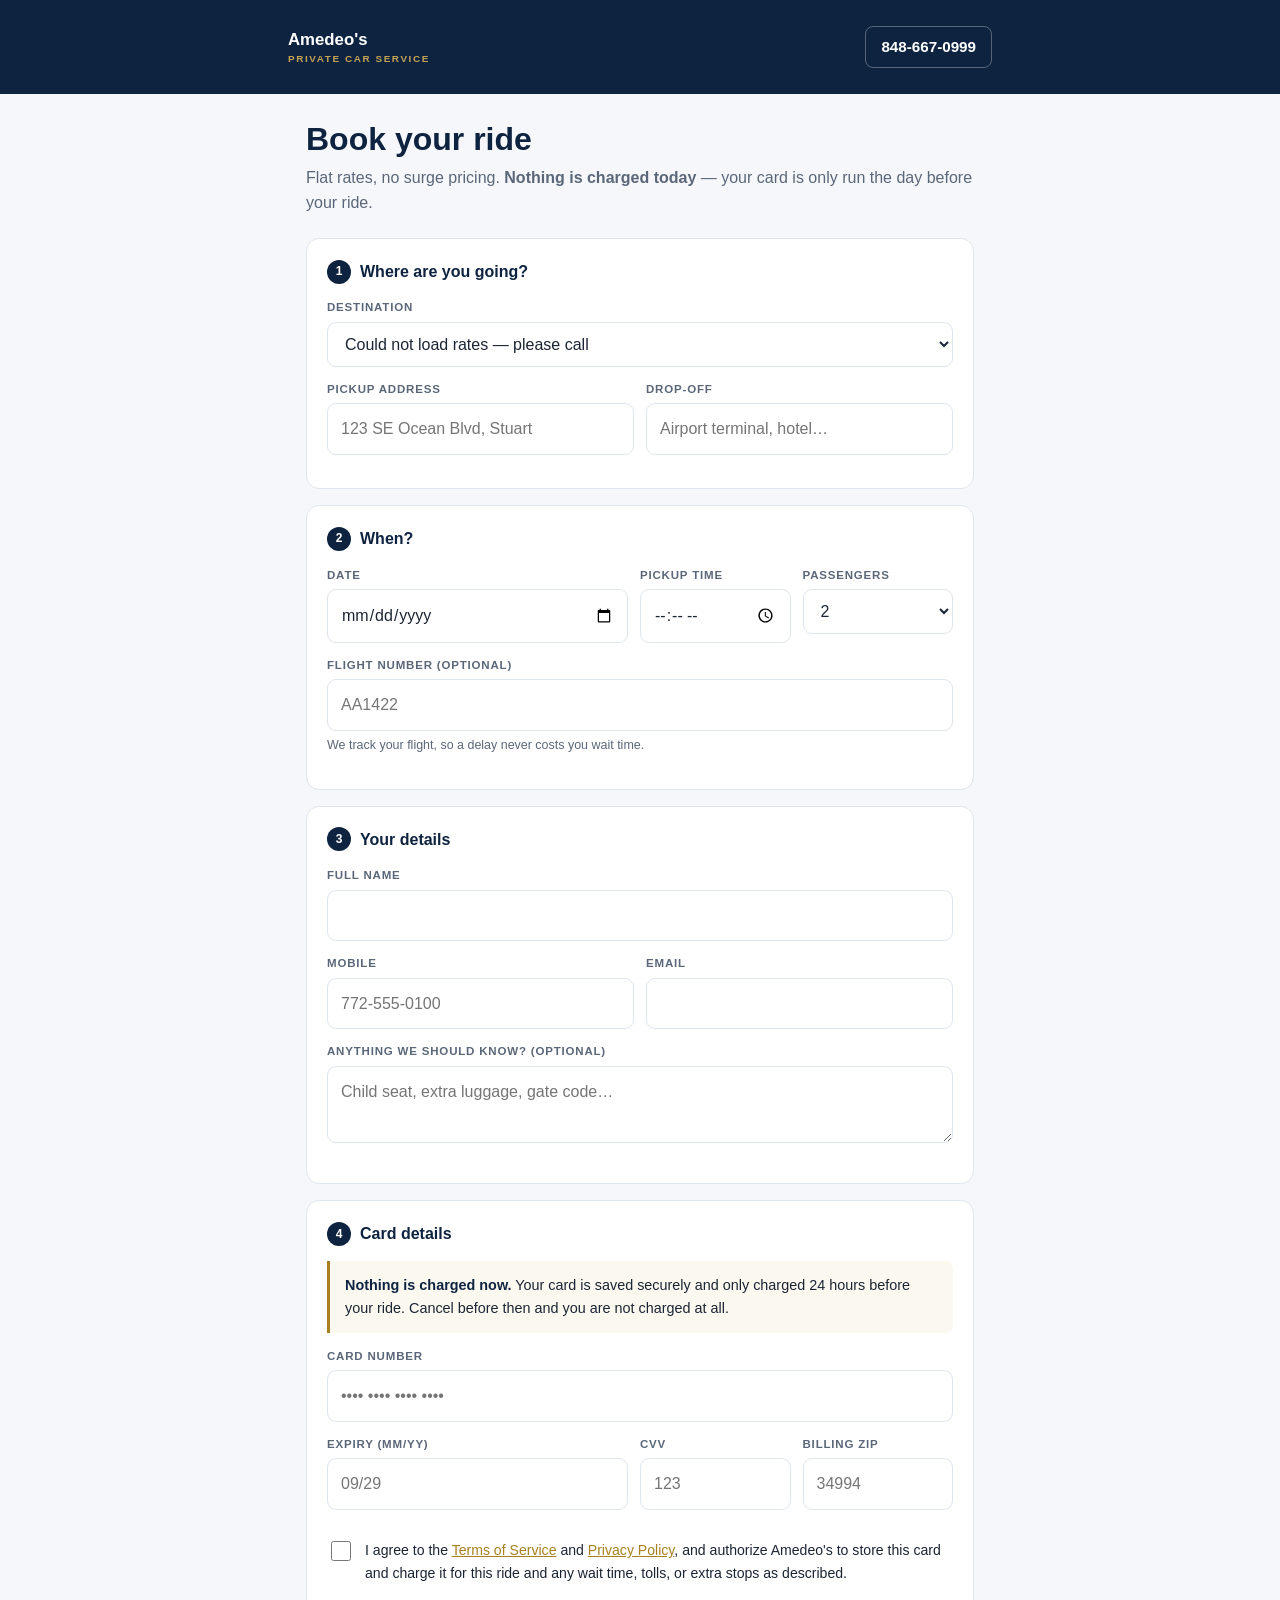
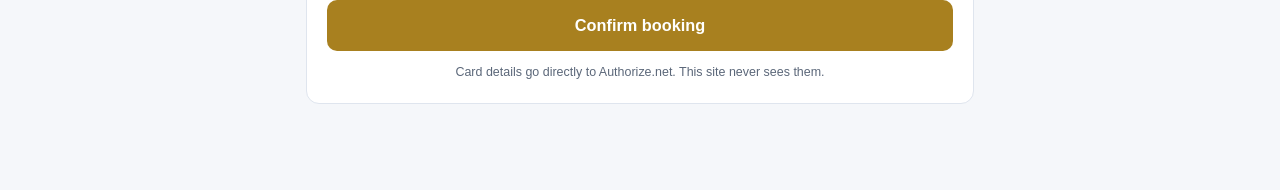
<file: book.html>
<!DOCTYPE html>
<html lang="en">
<head>
<meta charset="UTF-8" />
<meta name="viewport" content="width=device-width, initial-scale=1.0" />
<title>Book a Ride — Amedeo's Private Car Service</title>
<meta name="description" content="Reserve a private chauffeur to any Florida airport. Flat rates, no surge, and nothing charged until the day before your ride." />

<meta property="og:title" content="Book a Ride — Amedeo's Private Car Service" />
<meta property="og:description" content="Reserve a private chauffeur to any Florida airport. Flat rates, no surge, and nothing charged until the day before your ride." />
<meta property="og:type" content="website" />
<meta property="og:url" content="https://allfloridaairportscarservice.com/book.html" />
<meta property="og:image" content="https://allfloridaairportscarservice.com/assets/hero.jpg" />
<meta name="twitter:card" content="summary_large_image" />
<meta name="twitter:title" content="Book a Ride — Amedeo's Private Car Service" />
<meta name="twitter:description" content="Reserve a private chauffeur to any Florida airport. Flat rates, no surge, and nothing charged until the day before your ride." />
<meta name="twitter:image" content="https://allfloridaairportscarservice.com/assets/hero.jpg" />

<!-- Accept.js. Card data goes from the browser STRAIGHT to Authorize.net.
     It never touches this site's server, which is what keeps us at PCI SAQ A-EP
     instead of full SAQ D. The card inputs below deliberately have NO name
     attributes so a browser can never post them anywhere. -->
<script src="https://js.authorize.net/v1/Accept.js" charset="utf-8"></script>

<style>
  :root{
    --navy:#0e2340; --navy2:#16335c; --gold:#a8801f; --gold2:#c4a253;
    --ink:#1b2533; --muted:#5b6779; --line:#dfe5ee; --bg:#f5f7fa;
    --ok:#1e6a4c; --ok-bg:#e7f1ec; --bad:#9e2b25; --bad-bg:#f8ebea;
  }
  *{box-sizing:border-box}
  body{margin:0;background:var(--bg);color:var(--ink);line-height:1.6;
       font-family:-apple-system,BlinkMacSystemFont,"Segoe UI",Roboto,Helvetica,Arial,sans-serif;
       -webkit-font-smoothing:antialiased}
  header{background:var(--navy);padding:26px 22px}
  header .in{max-width:44rem;margin:0 auto;display:flex;justify-content:space-between;
             align-items:center;gap:16px;flex-wrap:wrap}
  .brand{color:#fff;font-weight:800;font-size:1.05rem;line-height:1.2;text-decoration:none}
  .brand small{display:block;color:var(--gold2);font-size:.62rem;letter-spacing:.16em;
               text-transform:uppercase;font-weight:700;margin-top:3px}
  header a.tel{color:#fff;text-decoration:none;font-weight:700;font-size:.95rem;
               border:1px solid rgba(255,255,255,.3);padding:8px 15px;border-radius:8px}
  main{max-width:44rem;margin:0 auto;padding:26px 18px 70px}
  h1{font-size:clamp(1.5rem,4vw,2rem);margin:0 0 6px;line-height:1.2;color:var(--navy)}
  .lede{color:var(--muted);margin:0 0 22px}

  .card{background:#fff;border:1px solid var(--line);border-radius:13px;padding:20px;margin-bottom:16px}
  .step{display:flex;align-items:center;gap:9px;margin-bottom:14px}
  .step .n{width:24px;height:24px;border-radius:50%;background:var(--navy);color:#fff;
           font-size:.75rem;font-weight:800;display:flex;align-items:center;justify-content:center;flex:none}
  .step h2{font-size:1rem;margin:0;color:var(--navy)}

  .field{margin-bottom:13px}
  .field label{display:block;font-size:.72rem;font-weight:800;color:var(--muted);
               text-transform:uppercase;letter-spacing:.07em;margin-bottom:5px}
  input,select,textarea{font:inherit;width:100%;padding:12px 13px;border:1px solid var(--line);
                        border-radius:9px;background:#fff;color:var(--ink)}
  input:focus,select:focus,textarea:focus{outline:2px solid var(--gold);outline-offset:1px;border-color:var(--gold)}
  input.bad,select.bad{border-color:var(--bad);background:var(--bad-bg)}
  .row{display:grid;grid-template-columns:1fr 1fr;gap:12px}
  .row3{display:grid;grid-template-columns:2fr 1fr 1fr;gap:12px}
  .hint{font-size:.78rem;color:var(--muted);margin-top:5px}
  .err{color:var(--bad);font-size:.82rem;margin-top:5px;font-weight:600}

  /* quote panel */
  #quote{display:none;background:var(--navy);color:#fff;border-radius:13px;padding:20px;margin-bottom:16px}
  #quote .qline{display:flex;justify-content:space-between;padding:5px 0;font-size:.95rem}
  #quote .qline.total{border-top:1px solid rgba(255,255,255,.22);margin-top:9px;padding-top:12px;
                      font-weight:800;font-size:1.25rem}
  #quote .qsub{color:#a9bcd6;font-size:.82rem;margin-top:12px;line-height:1.5}
  #quote .amt{font-variant-numeric:tabular-nums}
  .avail{margin-top:13px;padding:11px 13px;border-radius:9px;font-size:.88rem;font-weight:600}
  .avail.ok{background:rgba(94,200,150,.16);color:#9fe3c1}
  .avail.no{background:rgba(255,120,110,.16);color:#ffb3ad}
  .alts{display:flex;gap:8px;flex-wrap:wrap;margin-top:9px}
  .alts button{background:rgba(255,255,255,.12);color:#fff;border:1px solid rgba(255,255,255,.28);
               border-radius:20px;padding:7px 13px;font-weight:700;font-size:.82rem;cursor:pointer}
  .alts button:hover{background:rgba(255,255,255,.22)}

  .notice{background:#fbf8f0;border-left:3px solid var(--gold);padding:13px 15px;
          border-radius:0 8px 8px 0;font-size:.9rem;margin:14px 0}
  .notice strong{color:var(--navy)}

  .terms-row{display:flex;gap:11px;align-items:flex-start;margin:16px 0 6px}
  .terms-row input{width:20px;height:20px;flex:none;margin-top:2px}
  .terms-row label{font-size:.88rem;color:var(--ink);text-transform:none;letter-spacing:0;font-weight:400}
  .terms-row a{color:var(--gold)}

  .btn{width:100%;border:none;border-radius:10px;padding:16px;font-size:1.02rem;font-weight:800;
       cursor:pointer;background:var(--gold);color:#fff}
  .btn:disabled{opacity:.55;cursor:not-allowed}
  .btn.secondary{background:#fff;color:var(--navy2);border:1px solid var(--line)}

  .lock{display:flex;align-items:center;gap:7px;justify-content:center;color:var(--muted);
        font-size:.78rem;margin-top:12px}

  /* success */
  #done{display:none}
  #done .big{background:#fff;border:1px solid var(--line);border-radius:13px;padding:30px 22px;text-align:center}
  #done .tick{width:54px;height:54px;border-radius:50%;background:var(--ok-bg);color:var(--ok);
              display:flex;align-items:center;justify-content:center;font-size:1.7rem;margin:0 auto 14px;font-weight:800}
  #done h2{margin:0 0 6px;color:var(--navy)}
  .recap{text-align:left;margin-top:20px;border-top:1px solid var(--line);padding-top:16px}
  .recap .r{display:flex;justify-content:space-between;padding:6px 0;font-size:.92rem;gap:14px}
  .recap .r span:first-child{color:var(--muted)}
  @media (max-width:30rem){ .row,.row3{grid-template-columns:1fr} }
</style>
  <link rel="canonical" href="https://allfloridaairportscarservice.com/book.html" />
  <script type="application/ld+json">
{
  "@context": "https://schema.org",
  "@type": "Organization",
  "@id": "https://allfloridaairportscarservice.com/#organization",
  "name": "Amedeo's Private Car Service",
  "url": "https://allfloridaairportscarservice.com/",
  "telephone": "+1-848-667-0999",
  "image": "https://allfloridaairportscarservice.com/assets/hero.jpg"
}
  </script>
  <script type="application/ld+json">
{
  "@context": "https://schema.org",
  "@type": "BreadcrumbList",
  "itemListElement": [
    {
      "@type": "ListItem",
      "position": 1,
      "name": "Home",
      "item": "https://allfloridaairportscarservice.com/"
    },
    {
      "@type": "ListItem",
      "position": 2,
      "name": "Book a Ride",
      "item": "https://allfloridaairportscarservice.com/book.html"
    }
  ]
}
  </script>
</head>
<body>

<header>
  <div class="in">
    <a class="brand" href="/">Amedeo's<small>Private Car Service</small></a>
    <a class="tel" href="tel:+18486670999">848-667-0999</a>
  </div>
</header>

<main>
  <div id="form-wrap">
    <h1>Book your ride</h1>
    <p class="lede">Flat rates, no surge pricing. <strong>Nothing is charged today</strong> — your card is only run the day before your ride.</p>

    <!-- 1. destination -->
    <div class="card">
      <div class="step"><div class="n">1</div><h2>Where are you going?</h2></div>
      <div class="field">
        <label for="dest">Destination</label>
        <select id="dest"><option value="">Loading rates…</option></select>
      </div>
      <div class="field" id="hoursWrap" style="display:none">
        <label for="hours">How many hours?</label>
        <select id="hours"></select>
      </div>
      <div class="row">
        <div class="field">
          <label for="pickup">Pickup address</label>
          <input type="text" id="pickup" autocomplete="off" placeholder="123 SE Ocean Blvd, Stuart" />
        </div>
        <div class="field">
          <label for="dropoff">Drop-off</label>
          <input type="text" id="dropoff" autocomplete="off" placeholder="Airport terminal, hotel…" />
        </div>
      </div>
    </div>

    <!-- 2. when -->
    <div class="card">
      <div class="step"><div class="n">2</div><h2>When?</h2></div>
      <div class="row3">
        <div class="field"><label for="date">Date</label><input type="date" id="date" /></div>
        <div class="field"><label for="time">Pickup time</label><input type="time" id="time" step="900" /></div>
        <div class="field">
          <label for="pax">Passengers</label>
          <select id="pax"><option>1</option><option selected>2</option><option>3</option><option>4</option></select>
        </div>
      </div>
      <div class="field">
        <label for="flight">Flight number (optional)</label>
        <input type="text" id="flight" placeholder="AA1422" autocomplete="off" />
        <div class="hint">We track your flight, so a delay never costs you wait time.</div>
      </div>
    </div>

    <!-- live quote -->
    <div id="quote"></div>

    <!-- 3. you -->
    <div class="card">
      <div class="step"><div class="n">3</div><h2>Your details</h2></div>
      <div class="field"><label for="name">Full name</label><input type="text" id="name" autocomplete="name" /></div>
      <div class="row">
        <div class="field"><label for="phone">Mobile</label><input type="tel" id="phone" autocomplete="tel" placeholder="772-555-0100" /></div>
        <div class="field"><label for="email">Email</label><input type="email" id="email" autocomplete="email" /></div>
      </div>
      <div class="field">
        <label for="notes">Anything we should know? (optional)</label>
        <textarea id="notes" rows="2" placeholder="Child seat, extra luggage, gate code…"></textarea>
      </div>
      <!-- honeypot -->
      <div style="position:absolute;left:-9999px" aria-hidden="true">
        <label>Company<input type="text" id="company" tabindex="-1" autocomplete="off" /></label>
      </div>
    </div>

    <!-- 4. card -->
    <div class="card">
      <div class="step"><div class="n">4</div><h2>Card details</h2></div>

      <div class="notice">
        <strong>Nothing is charged now.</strong> Your card is saved securely and only
        charged <span id="chargeWhen">24 hours before your ride</span>. Cancel before
        then and you are not charged at all.
      </div>

      <div class="field">
        <label for="cc">Card number</label>
        <input type="text" id="cc" inputmode="numeric" autocomplete="off" placeholder="•••• •••• •••• ••••" maxlength="23" />
      </div>
      <div class="row3">
        <div class="field"><label for="exp">Expiry (MM/YY)</label><input type="text" id="exp" inputmode="numeric" autocomplete="off" placeholder="09/29" maxlength="5" /></div>
        <div class="field"><label for="cvv">CVV</label><input type="text" id="cvv" inputmode="numeric" autocomplete="off" placeholder="123" maxlength="4" /></div>
        <div class="field"><label for="zip">Billing ZIP</label><input type="text" id="zip" inputmode="numeric" autocomplete="off" placeholder="34994" maxlength="10" /></div>
      </div>

      <div class="terms-row">
        <input type="checkbox" id="terms" />
        <label for="terms">
          I agree to the <a href="/terms.html" target="_blank">Terms of Service</a> and
          <a href="/privacy.html" target="_blank">Privacy Policy</a>, and authorize Amedeo's to
          store this card and charge it for this ride and any wait time, tolls, or extra
          stops as described.
        </label>
      </div>

      <div class="err" id="formErr"></div>
      <button class="btn" id="submit" style="margin-top:10px">Confirm booking</button>
      <div class="lock">Card details go directly to Authorize.net. This site never sees them.</div>
    </div>
  </div>

  <!-- success -->
  <div id="done">
    <div class="big">
      <div class="tick">&#10003;</div>
      <h2>You're booked</h2>
      <p class="lede" id="doneSub" style="margin-bottom:0"></p>
      <div class="recap" id="doneRecap"></div>
      <div style="margin-top:20px">
        <a class="btn" id="bookReturnLink" style="display:block;text-decoration:none;text-align:center;padding:14px;margin-bottom:10px" href="/book.html">Book your return trip</a>
        <a class="btn secondary" id="manageLink" style="display:block;text-decoration:none;text-align:center;padding:14px" href="#">View or cancel this booking</a>
      </div>
    </div>
  </div>
</main>

<script>
(function () {
  "use strict";
  var API = "https://api.allfloridaairportscarservice.com";
  var CFG = null, QUOTE = null, AVAIL = null, busy = false;

  function $(id) { return document.getElementById(id); }
  function val(id) { return ($(id).value || "").trim(); }
  function money(n) { return "$" + Number(n).toFixed(2); }
  function mark(id, bad) { $(id).classList.toggle("bad", !!bad); }

  /* ---------- config ---------- */
  fetch(API + "/api/config").then(function (r) { return r.json(); }).then(function (c) {
    CFG = c;
    var sel = $("dest");
    sel.innerHTML = '<option value="">Choose a destination…</option>';
    c.rates.forEach(function (r) {
      var o = document.createElement("option");
      o.value = r.code;
      o.textContent = r.label + (r.code === "HOURLY" ? "" : " — " + money(r.price));
      sel.appendChild(o);
    });
    var h = $("hours");
    for (var i = 3; i <= 12; i++) {
      var o = document.createElement("option"); o.value = i; o.textContent = i + " hours"; h.appendChild(o);
    }
    var today = new Date(Date.now() + (c.minLeadHours || 3) * 3600000);
    $("date").min = today.toISOString().slice(0, 10);
    if (!c.payments.enabled) {
      $("formErr").textContent = "Online booking is temporarily unavailable. Please call 848-667-0999.";
      $("submit").disabled = true;
    }
  }).catch(function () {
    $("dest").innerHTML = '<option value="">Could not load rates — please call</option>';
  });

  /* ---------- live quote ---------- */
  var quoteTimer = null;
  function requestQuote() {
    clearTimeout(quoteTimer);
    quoteTimer = setTimeout(doQuote, 250);
  }
  function doQuote() {
    var dest = val("dest");
    if (!dest) { $("quote").style.display = "none"; QUOTE = null; return; }
    var body = { destCode: dest, date: val("date") || null, time: val("time") || null };
    if (dest === "HOURLY") body.hours = Number(val("hours")) || 3;

    fetch(API + "/api/quote", {
      method: "POST", headers: { "Content-Type": "application/json" }, body: JSON.stringify(body)
    }).then(function (r) { return r.json(); }).then(function (j) {
      if (j.error) { $("quote").style.display = "none"; return; }
      QUOTE = j.quote; AVAIL = j.availability;
      if (j.chargeOn) $("chargeWhen").textContent = "on " + j.chargeOn;
      renderQuote(j);
    }).catch(function () { $("quote").style.display = "none"; });
  }

  function renderQuote(j) {
    var q = j.quote, box = $("quote");
    var html =
      '<div class="qline"><span>' + q.label + '</span><span class="amt">' + money(q.base) + '</span></div>' +
      '<div class="qline"><span>Gratuity (' + q.gratuityPct + '%)</span><span class="amt">' + money(q.gratuity) + '</span></div>' +
      '<div class="qline total"><span>Total</span><span class="amt">' + money(q.total) + '</span></div>';

    if (j.availability) {
      if (j.availability.available) {
        html += '<div class="avail ok">&#10003; That time is available</div>';
      } else {
        html += '<div class="avail no">' + j.availability.reason + '</div>';
        if (j.alternatives && j.alternatives.length) {
          html += '<div class="alts">';
          j.alternatives.forEach(function (a) {
            html += '<button type="button" data-t="' + a.time + '">' + a.pretty.replace(/^.*?, /, "") + '</button>';
          });
          html += '</div>';
        }
      }
    }
    html += '<div class="qsub">Tolls and airport parking are added at cost after your ride. ' +
            'Nothing is charged today.</div>';
    box.innerHTML = html;
    box.style.display = "block";

    Array.prototype.forEach.call(box.querySelectorAll(".alts button"), function (b) {
      b.onclick = function () { $("time").value = b.getAttribute("data-t"); requestQuote(); };
    });
  }

  ["dest", "date", "time", "hours"].forEach(function (id) {
    $(id).addEventListener("change", function () {
      if (id === "dest") $("hoursWrap").style.display = val("dest") === "HOURLY" ? "block" : "none";
      requestQuote();
    });
  });

  /* ---------- input niceties ---------- */
  $("cc").addEventListener("input", function (e) {
    var v = e.target.value.replace(/\D/g, "").slice(0, 19);
    e.target.value = v.replace(/(.{4})/g, "$1 ").trim();
  });
  $("exp").addEventListener("input", function (e) {
    var v = e.target.value.replace(/\D/g, "").slice(0, 4);
    e.target.value = v.length > 2 ? v.slice(0, 2) + "/" + v.slice(2) : v;
  });
  $("cvv").addEventListener("input", function (e) {
    e.target.value = e.target.value.replace(/\D/g, "").slice(0, 4);
  });

  /* ---------- submit ---------- */
  function validate() {
    var errs = [];
    [["dest", "destination"], ["pickup", "pickup address"], ["dropoff", "drop-off"],
     ["date", "date"], ["time", "time"], ["name", "name"], ["phone", "phone"], ["email", "email"]]
      .forEach(function (p) {
        var bad = !val(p[0]); mark(p[0], bad); if (bad) errs.push(p[1]);
      });

    if (val("email") && !/^[^\s@]+@[^\s@]+\.[^\s@]+$/.test(val("email"))) {
      mark("email", true); errs.push("a valid email");
    }
    var cc = val("cc").replace(/\s/g, "");
    if (cc.length < 13) { mark("cc", true); errs.push("card number"); } else mark("cc", false);
    if (!/^\d{2}\/\d{2}$/.test(val("exp"))) { mark("exp", true); errs.push("expiry"); } else mark("exp", false);
    if (val("cvv").length < 3) { mark("cvv", true); errs.push("CVV"); } else mark("cvv", false);
    if (!val("zip")) { mark("zip", true); errs.push("billing ZIP"); } else mark("zip", false);

    if (!$("terms").checked) errs.push("agreement to the terms");
    if (AVAIL && !AVAIL.available) errs.push("an available pickup time");

    return errs;
  }

  $("submit").addEventListener("click", function () {
    if (busy) return;
    $("formErr").textContent = "";
    var errs = validate();
    if (errs.length) {
      $("formErr").textContent = "Please check: " + errs.join(", ") + ".";
      return;
    }

    busy = true;
    $("submit").disabled = true;
    $("submit").textContent = "Securing your card…";

    // Step 1: card -> Authorize.net directly. Our server never sees it.
    var exp = val("exp").split("/");
    Accept.dispatchData({
      authData: { clientKey: CFG.payments.clientKey, apiLoginID: CFG.payments.apiLoginId },
      cardData: {
        cardNumber: val("cc").replace(/\s/g, ""),
        month: exp[0], year: exp[1],
        cardCode: val("cvv"), zip: val("zip")
      }
    }, function (resp) {
      if (resp.messages.resultCode !== "Ok") {
        var m = resp.messages.message[0];
        fail(cardMessage(m.code, m.text));
        return;
      }
      sendBooking(resp.opaqueData);
    });
  });

  function cardMessage(code, text) {
    if (/E_WC_05|number/i.test(code + text)) return "That card number doesn't look right. Please check it.";
    if (/E_WC_06|E_WC_07|E_WC_08|expir/i.test(code + text)) return "Please check the expiry date.";
    if (/E_WC_15|E_WC_16|code/i.test(code + text)) return "Please check the CVV.";
    return "We couldn't verify that card. Please check the details and try again.";
  }

  function fail(msg) {
    busy = false;
    $("submit").disabled = false;
    $("submit").textContent = "Confirm booking";
    $("formErr").textContent = msg;
  }

  function sendBooking(opaque) {
    $("submit").textContent = "Confirming…";
    var body = {
      destCode: val("dest"),
      pickup: val("pickup"), dropoff: val("dropoff"),
      date: val("date"), time: val("time"),
      passengers: val("pax"),
      flightNumber: val("flight") || null,
      notes: val("notes"),
      name: val("name"), phone: val("phone"), email: val("email"),
      billingZip: val("zip"),
      termsAccepted: true,
      company: val("company"),
      opaqueDataDescriptor: opaque.dataDescriptor,
      opaqueDataValue: opaque.dataValue
    };
    if (val("dest") === "HOURLY") body.hours = Number(val("hours")) || 3;

    var ctl = new AbortController();
    var to = setTimeout(function () { ctl.abort(); }, 20000);

    fetch(API + "/api/book", {
      method: "POST", headers: { "Content-Type": "application/json" },
      body: JSON.stringify(body), signal: ctl.signal
    }).then(function (r) {
      clearTimeout(to);
      return r.json().then(function (j) { return { ok: r.ok, j: j }; });
    }).then(function (res) {
      if (!res.ok) {
        if (res.j.alternatives && res.j.alternatives.length) {
          fail(res.j.error + " Try: " + res.j.alternatives.map(function (a) { return a.pretty; }).join(", "));
        } else fail(res.j.error || "Something went wrong. Please call 848-667-0999.");
        return;
      }
      showDone(res.j, body);
    }).catch(function (e) {
      clearTimeout(to);
      fail(e.name === "AbortError"
        ? "That took too long. Please call 848-667-0999 — do not re-enter your card."
        : "We couldn't reach the booking system. Please call 848-667-0999.");
    });
  }

  function showDone(j, body) {
    $("form-wrap").style.display = "none";
    $("done").style.display = "block";
    $("doneSub").textContent = "A confirmation is on its way to " + body.email + ".";
    var rows = [
      ["Pickup", body.date + " at " + body.time],
      ["From", body.pickup],
      ["To", body.dropoff],
      ["Flat rate", money(j.quote.base)],
      ["Gratuity", money(j.quote.gratuity)],
      ["Total", money(j.quote.total)],
      ["Charged today", "$0.00"],
      ["Card charges", j.chargeOn || "the day before"]
    ];
    if (j.card) rows.push(["Card on file", j.card.brand + " ending " + j.card.last4]);
    $("doneRecap").innerHTML = rows.map(function (r) {
      return '<div class="r"><span>' + r[0] + '</span><span>' + r[1] + '</span></div>';
    }).join("");
    $("manageLink").href = j.manageUrl;
    window.scrollTo(0, 0);

    // GTM/GA4 conversion event — this is a fetch-based submit, not a native
    // form POST, so GTM's built-in Form Submission trigger never fires for
    // it. Build the "Booking Submitted" trigger in GTM off this event.
    try {
      window.dataLayer = window.dataLayer || [];
      window.dataLayer.push({
        event: "booking_submit",
        booking_value: j.quote && j.quote.total,
        booking_currency: "USD"
      });
    } catch (e) {}
  }

  // If the browser restores this page from bfcache (e.g. the customer hits
  // Back after booking their first leg to book a return), the module-level
  // `busy` flag and the submit button's disabled/"Confirming…" state would
  // otherwise stay frozen from the moment of the earlier submit — the form
  // looks dead and nothing the customer does sends a second request.
  // event.persisted is true only on a bfcache restore, not a normal load.
  window.addEventListener("pageshow", function (event) {
    if (!event.persisted) return;
    busy = false;
    var btn = $("submit");
    if (btn) { btn.disabled = false; btn.textContent = "Confirm booking"; }
    var err = $("formErr");
    if (err) err.textContent = "";
  });
})();
</script>
</body>
</html>
</file>
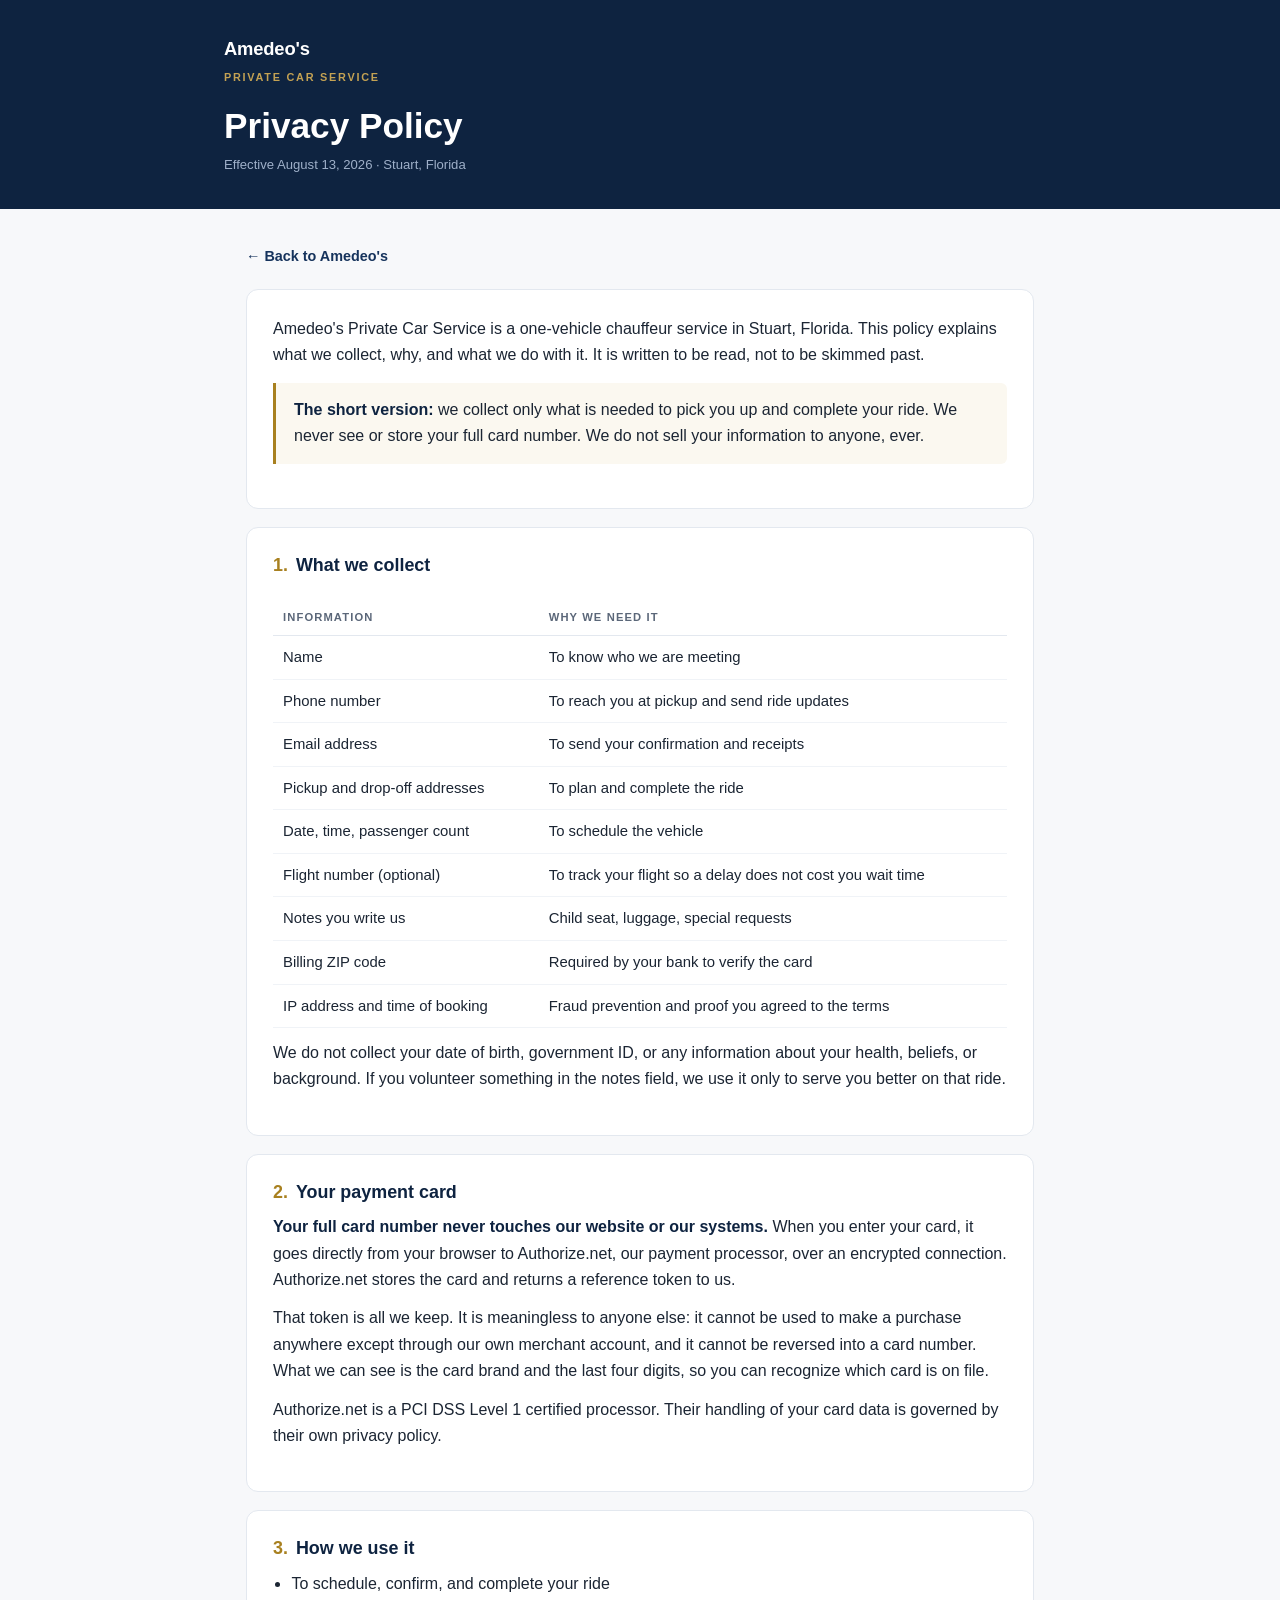
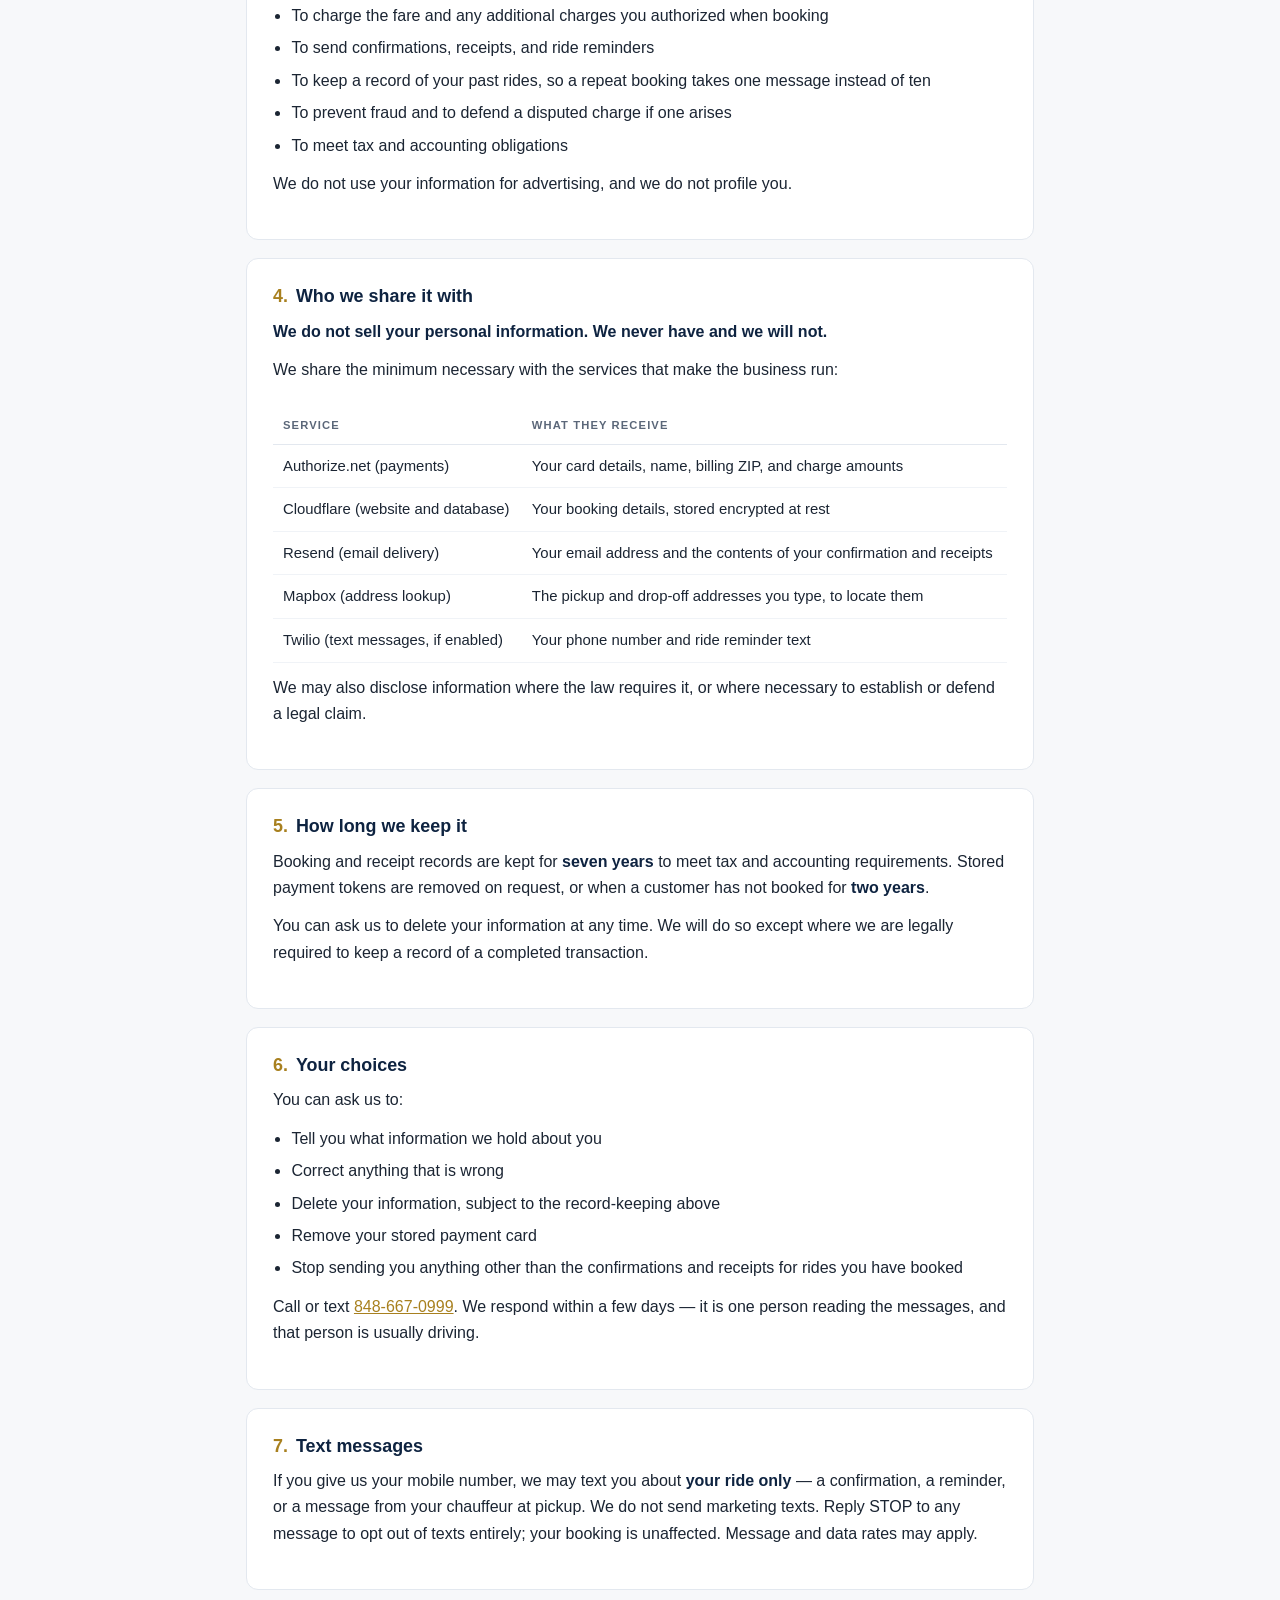
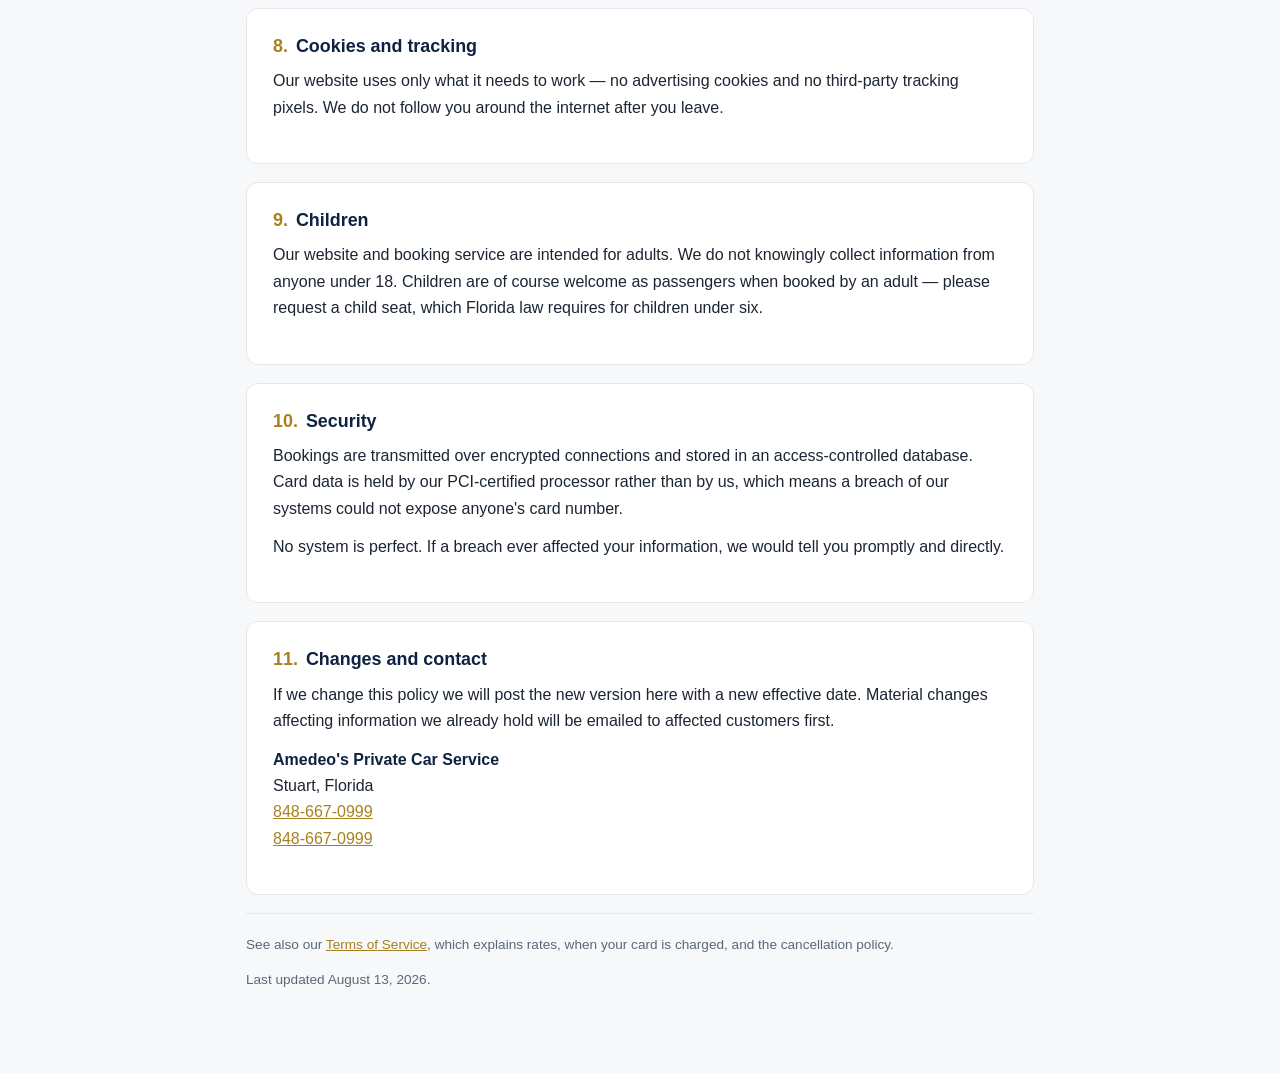
<file: privacy.html>
<!DOCTYPE html>
<html lang="en">
<head>
<meta charset="UTF-8" />
<meta name="viewport" content="width=device-width, initial-scale=1.0" />
<title>Privacy Policy — Amedeo's Private Car Service</title>
<meta name="description" content="How Amedeo's Private Car Service collects, uses, and protects your information. We never store your full card number and we do not sell your data." />
<meta name="robots" content="index, follow" />
<style>
  :root{
    --navy:#0e2340; --navy-2:#16335c; --gold:#a8801f; --gold-2:#c4a253;
    --ink:#1b2533; --muted:#5b6779; --line:#e3e8ef; --bg:#f7f8fa;
  }
  *{box-sizing:border-box}
  body{margin:0;background:var(--bg);color:var(--ink);
       font-family:-apple-system,BlinkMacSystemFont,"Segoe UI",Roboto,Helvetica,Arial,sans-serif;
       line-height:1.65;-webkit-font-smoothing:antialiased}
  header{background:var(--navy);padding:34px 22px}
  header .in{max-width:52rem;margin:0 auto}
  header .brand{color:#fff;font-weight:800;font-size:1.15rem;letter-spacing:-.01em}
  header .brand small{display:block;color:var(--gold-2);font-size:.68rem;letter-spacing:.16em;
                      text-transform:uppercase;font-weight:700;margin-top:5px}
  header h1{color:#fff;font-size:clamp(1.6rem,4vw,2.2rem);margin:18px 0 6px;font-weight:700;line-height:1.2}
  header .eff{color:#9fb0c9;font-size:.82rem}
  main{max-width:52rem;margin:0 auto;padding:34px 22px 70px}
  .card{background:#fff;border:1px solid var(--line);border-radius:12px;padding:26px 26px 30px;margin-bottom:18px}
  h2{font-size:1.12rem;margin:0 0 10px;color:var(--navy);line-height:1.3}
  h2 .n{color:var(--gold);font-weight:700;margin-right:.5rem;font-variant-numeric:tabular-nums}
  p{margin:0 0 12px}
  ul{margin:0 0 12px;padding-left:1.15rem}
  li{margin-bottom:6px}
  strong{color:var(--navy)}
  a{color:var(--gold)}
  .callout{background:#fbf8f0;border-left:3px solid var(--gold);padding:14px 18px;margin:14px 0;border-radius:0 6px 6px 0}
  .callout p:last-child{margin-bottom:0}
  table{width:100%;border-collapse:collapse;margin:12px 0;font-size:.93rem}
  th{text-align:left;font-size:.7rem;letter-spacing:.1em;text-transform:uppercase;color:var(--muted);
     padding:9px 10px;border-bottom:1px solid var(--line);font-weight:700}
  td{padding:9px 10px;border-bottom:1px solid #f0f3f7;vertical-align:top}
  .wrap-x{overflow-x:auto}
  footer{border-top:1px solid var(--line);padding-top:20px;color:var(--muted);font-size:.85rem}
  .back{display:inline-block;margin-bottom:20px;color:var(--navy-2);text-decoration:none;font-weight:600;font-size:.9rem}
  .back:hover{color:var(--gold)}
</style>
  <link rel="canonical" href="https://allfloridaairportscarservice.com/privacy.html" />
  <script type="application/ld+json">
{
  "@context": "https://schema.org",
  "@type": "Organization",
  "@id": "https://allfloridaairportscarservice.com/#organization",
  "name": "Amedeo's Private Car Service",
  "url": "https://allfloridaairportscarservice.com/",
  "telephone": "+1-848-667-0999"
}
  </script>
  <script type="application/ld+json">
{
  "@context": "https://schema.org",
  "@type": "BreadcrumbList",
  "itemListElement": [
    { "@type": "ListItem", "position": 1, "name": "Home", "item": "https://allfloridaairportscarservice.com/" },
    { "@type": "ListItem", "position": 2, "name": "Privacy Policy", "item": "https://allfloridaairportscarservice.com/privacy.html" }
  ]
}
  </script>
</head>
<body>

<header>
  <div class="in">
    <div class="brand">Amedeo's<small>Private Car Service</small></div>
    <h1>Privacy Policy</h1>
    <div class="eff">Effective August 13, 2026 &middot; Stuart, Florida</div>
  </div>
</header>

<main>
  <a class="back" href="/">&larr; Back to Amedeo's</a>

  <div class="card">
    <p>Amedeo's Private Car Service is a one-vehicle chauffeur service in Stuart, Florida. This policy explains what we collect, why, and what we do with it. It is written to be read, not to be skimmed past.</p>
    <div class="callout">
      <p><strong>The short version:</strong> we collect only what is needed to pick you up and complete your ride. We never see or store your full card number. We do not sell your information to anyone, ever.</p>
    </div>
  </div>

  <div class="card">
    <h2><span class="n">1.</span>What we collect</h2>
    <div class="wrap-x">
      <table>
        <thead><tr><th>Information</th><th>Why we need it</th></tr></thead>
        <tbody>
          <tr><td>Name</td><td>To know who we are meeting</td></tr>
          <tr><td>Phone number</td><td>To reach you at pickup and send ride updates</td></tr>
          <tr><td>Email address</td><td>To send your confirmation and receipts</td></tr>
          <tr><td>Pickup and drop-off addresses</td><td>To plan and complete the ride</td></tr>
          <tr><td>Date, time, passenger count</td><td>To schedule the vehicle</td></tr>
          <tr><td>Flight number (optional)</td><td>To track your flight so a delay does not cost you wait time</td></tr>
          <tr><td>Notes you write us</td><td>Child seat, luggage, special requests</td></tr>
          <tr><td>Billing ZIP code</td><td>Required by your bank to verify the card</td></tr>
          <tr><td>IP address and time of booking</td><td>Fraud prevention and proof you agreed to the terms</td></tr>
        </tbody>
      </table>
    </div>
    <p>We do not collect your date of birth, government ID, or any information about your health, beliefs, or background. If you volunteer something in the notes field, we use it only to serve you better on that ride.</p>
  </div>

  <div class="card">
    <h2><span class="n">2.</span>Your payment card</h2>
    <p><strong>Your full card number never touches our website or our systems.</strong> When you enter your card, it goes directly from your browser to Authorize.net, our payment processor, over an encrypted connection. Authorize.net stores the card and returns a reference token to us.</p>
    <p>That token is all we keep. It is meaningless to anyone else: it cannot be used to make a purchase anywhere except through our own merchant account, and it cannot be reversed into a card number. What we can see is the card brand and the last four digits, so you can recognize which card is on file.</p>
    <p>Authorize.net is a PCI DSS Level 1 certified processor. Their handling of your card data is governed by their own privacy policy.</p>
  </div>

  <div class="card">
    <h2><span class="n">3.</span>How we use it</h2>
    <ul>
      <li>To schedule, confirm, and complete your ride</li>
      <li>To charge the fare and any additional charges you authorized when booking</li>
      <li>To send confirmations, receipts, and ride reminders</li>
      <li>To keep a record of your past rides, so a repeat booking takes one message instead of ten</li>
      <li>To prevent fraud and to defend a disputed charge if one arises</li>
      <li>To meet tax and accounting obligations</li>
    </ul>
    <p>We do not use your information for advertising, and we do not profile you.</p>
  </div>

  <div class="card">
    <h2><span class="n">4.</span>Who we share it with</h2>
    <p><strong>We do not sell your personal information. We never have and we will not.</strong></p>
    <p>We share the minimum necessary with the services that make the business run:</p>
    <div class="wrap-x">
      <table>
        <thead><tr><th>Service</th><th>What they receive</th></tr></thead>
        <tbody>
          <tr><td>Authorize.net (payments)</td><td>Your card details, name, billing ZIP, and charge amounts</td></tr>
          <tr><td>Cloudflare (website and database)</td><td>Your booking details, stored encrypted at rest</td></tr>
          <tr><td>Resend (email delivery)</td><td>Your email address and the contents of your confirmation and receipts</td></tr>
          <tr><td>Mapbox (address lookup)</td><td>The pickup and drop-off addresses you type, to locate them</td></tr>
          <tr><td>Twilio (text messages, if enabled)</td><td>Your phone number and ride reminder text</td></tr>
        </tbody>
      </table>
    </div>
    <p>We may also disclose information where the law requires it, or where necessary to establish or defend a legal claim.</p>
  </div>

  <div class="card">
    <h2><span class="n">5.</span>How long we keep it</h2>
    <p>Booking and receipt records are kept for <strong>seven years</strong> to meet tax and accounting requirements. Stored payment tokens are removed on request, or when a customer has not booked for <strong>two years</strong>.</p>
    <p>You can ask us to delete your information at any time. We will do so except where we are legally required to keep a record of a completed transaction.</p>
  </div>

  <div class="card">
    <h2><span class="n">6.</span>Your choices</h2>
    <p>You can ask us to:</p>
    <ul>
      <li>Tell you what information we hold about you</li>
      <li>Correct anything that is wrong</li>
      <li>Delete your information, subject to the record-keeping above</li>
      <li>Remove your stored payment card</li>
      <li>Stop sending you anything other than the confirmations and receipts for rides you have booked</li>
    </ul>
    <p>Call or text <a href="tel:+18486670999">848-667-0999</a>. We respond within a few days — it is one person reading the messages, and that person is usually driving.</p>
  </div>

  <div class="card">
    <h2><span class="n">7.</span>Text messages</h2>
    <p>If you give us your mobile number, we may text you about <strong>your ride only</strong> — a confirmation, a reminder, or a message from your chauffeur at pickup. We do not send marketing texts. Reply STOP to any message to opt out of texts entirely; your booking is unaffected. Message and data rates may apply.</p>
  </div>

  <div class="card">
    <h2><span class="n">8.</span>Cookies and tracking</h2>
    <p>Our website uses only what it needs to work — no advertising cookies and no third-party tracking pixels. We do not follow you around the internet after you leave.</p>
  </div>

  <div class="card">
    <h2><span class="n">9.</span>Children</h2>
    <p>Our website and booking service are intended for adults. We do not knowingly collect information from anyone under 18. Children are of course welcome as passengers when booked by an adult — please request a child seat, which Florida law requires for children under six.</p>
  </div>

  <div class="card">
    <h2><span class="n">10.</span>Security</h2>
    <p>Bookings are transmitted over encrypted connections and stored in an access-controlled database. Card data is held by our PCI-certified processor rather than by us, which means a breach of our systems could not expose anyone's card number.</p>
    <p>No system is perfect. If a breach ever affected your information, we would tell you promptly and directly.</p>
  </div>

  <div class="card">
    <h2><span class="n">11.</span>Changes and contact</h2>
    <p>If we change this policy we will post the new version here with a new effective date. Material changes affecting information we already hold will be emailed to affected customers first.</p>
    <p><strong>Amedeo's Private Car Service</strong><br/>
    Stuart, Florida<br/>
    <a href="tel:+18486670999">848-667-0999</a><br/>
    <a href="tel:+18486670999">848-667-0999</a></p>
  </div>

  <footer>
    <p>See also our <a href="/terms.html">Terms of Service</a>, which explains rates, when your card is charged, and the cancellation policy.</p>
    <p>Last updated August 13, 2026.</p>
  </footer>
</main>

</body>
</html>
</file>
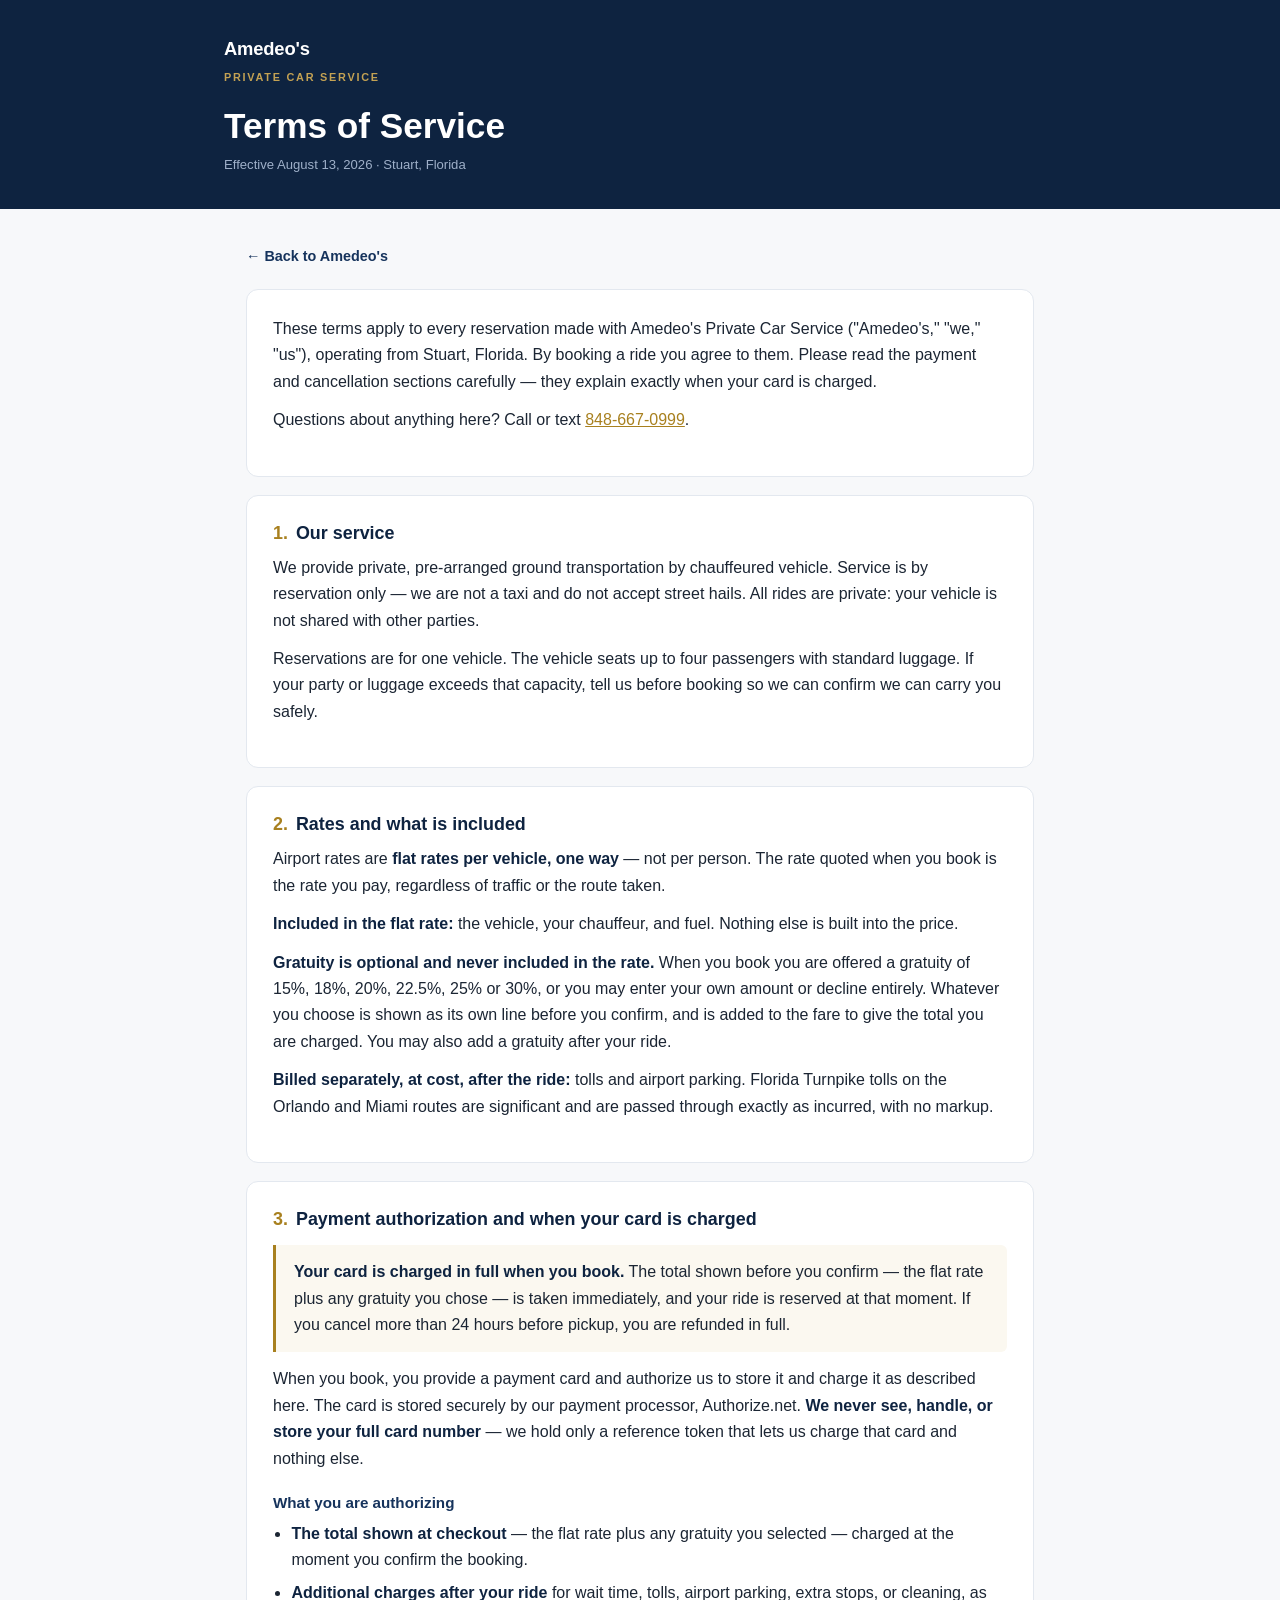
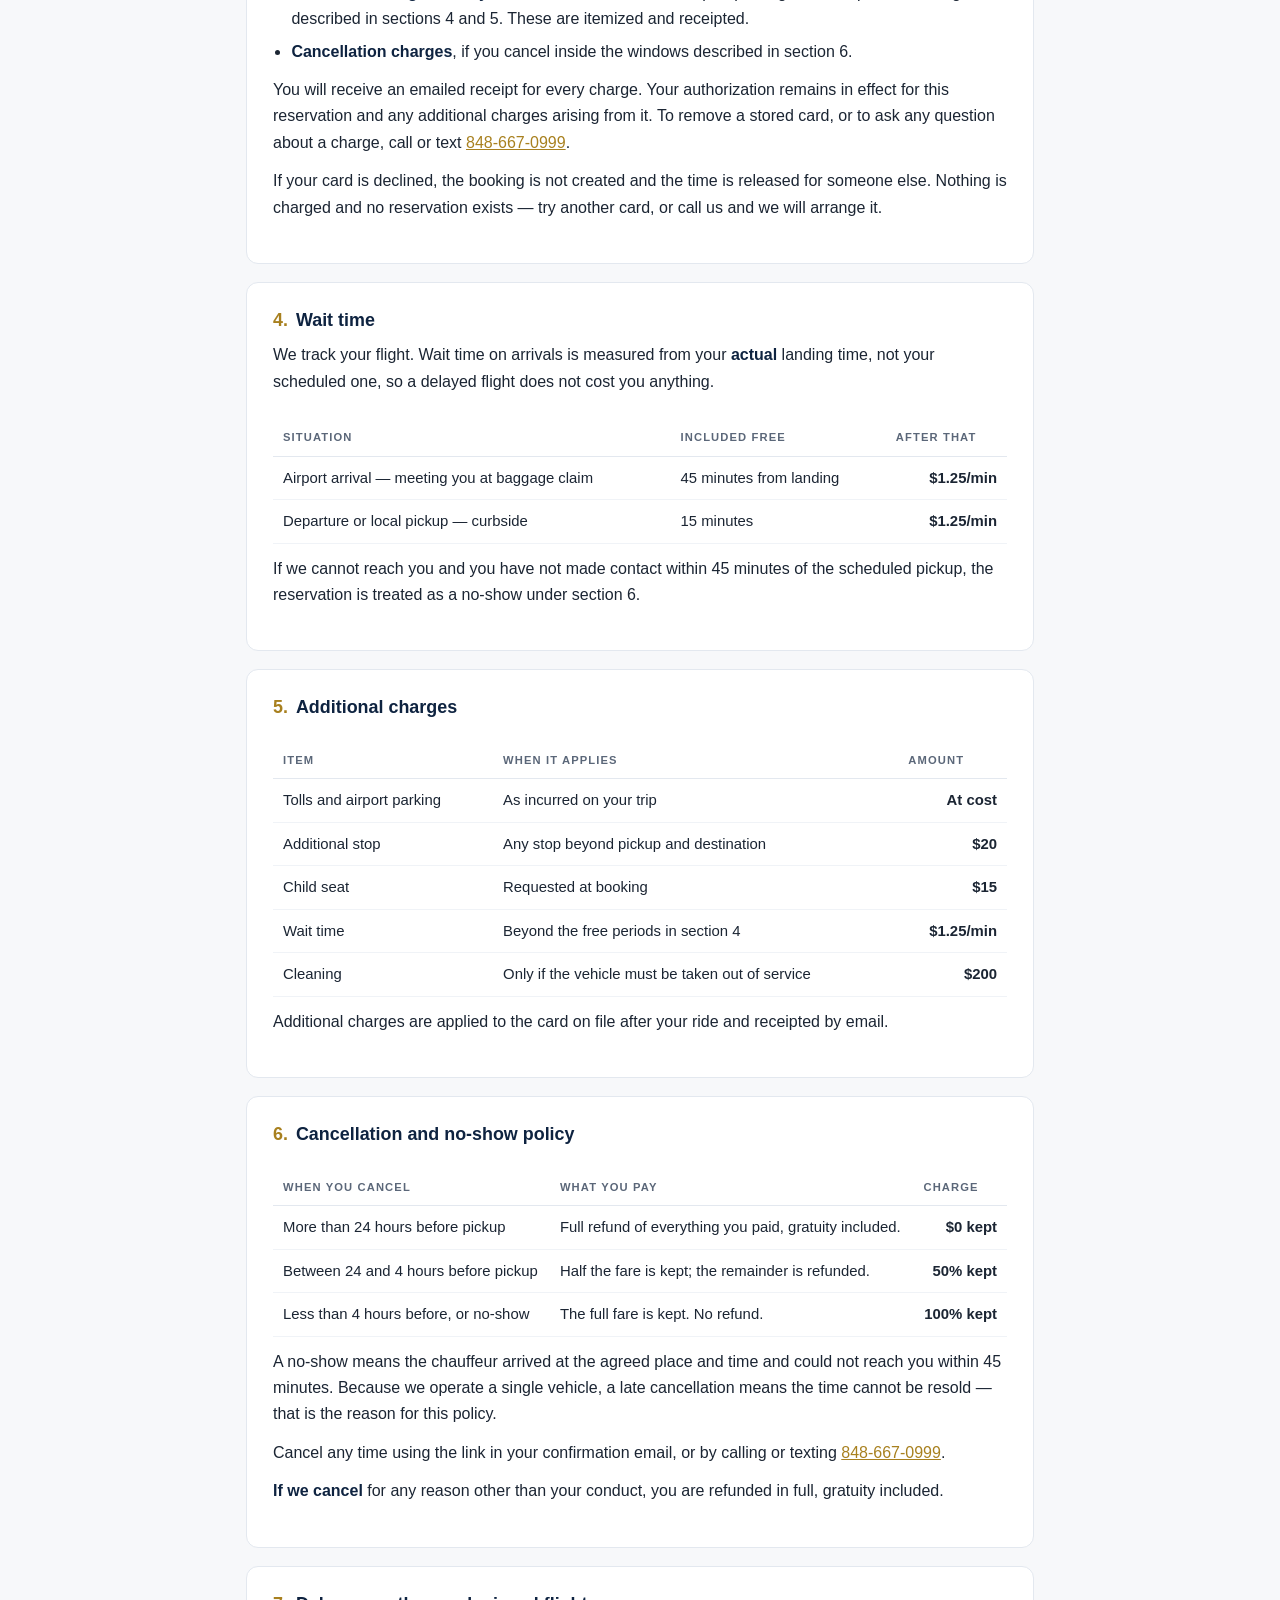
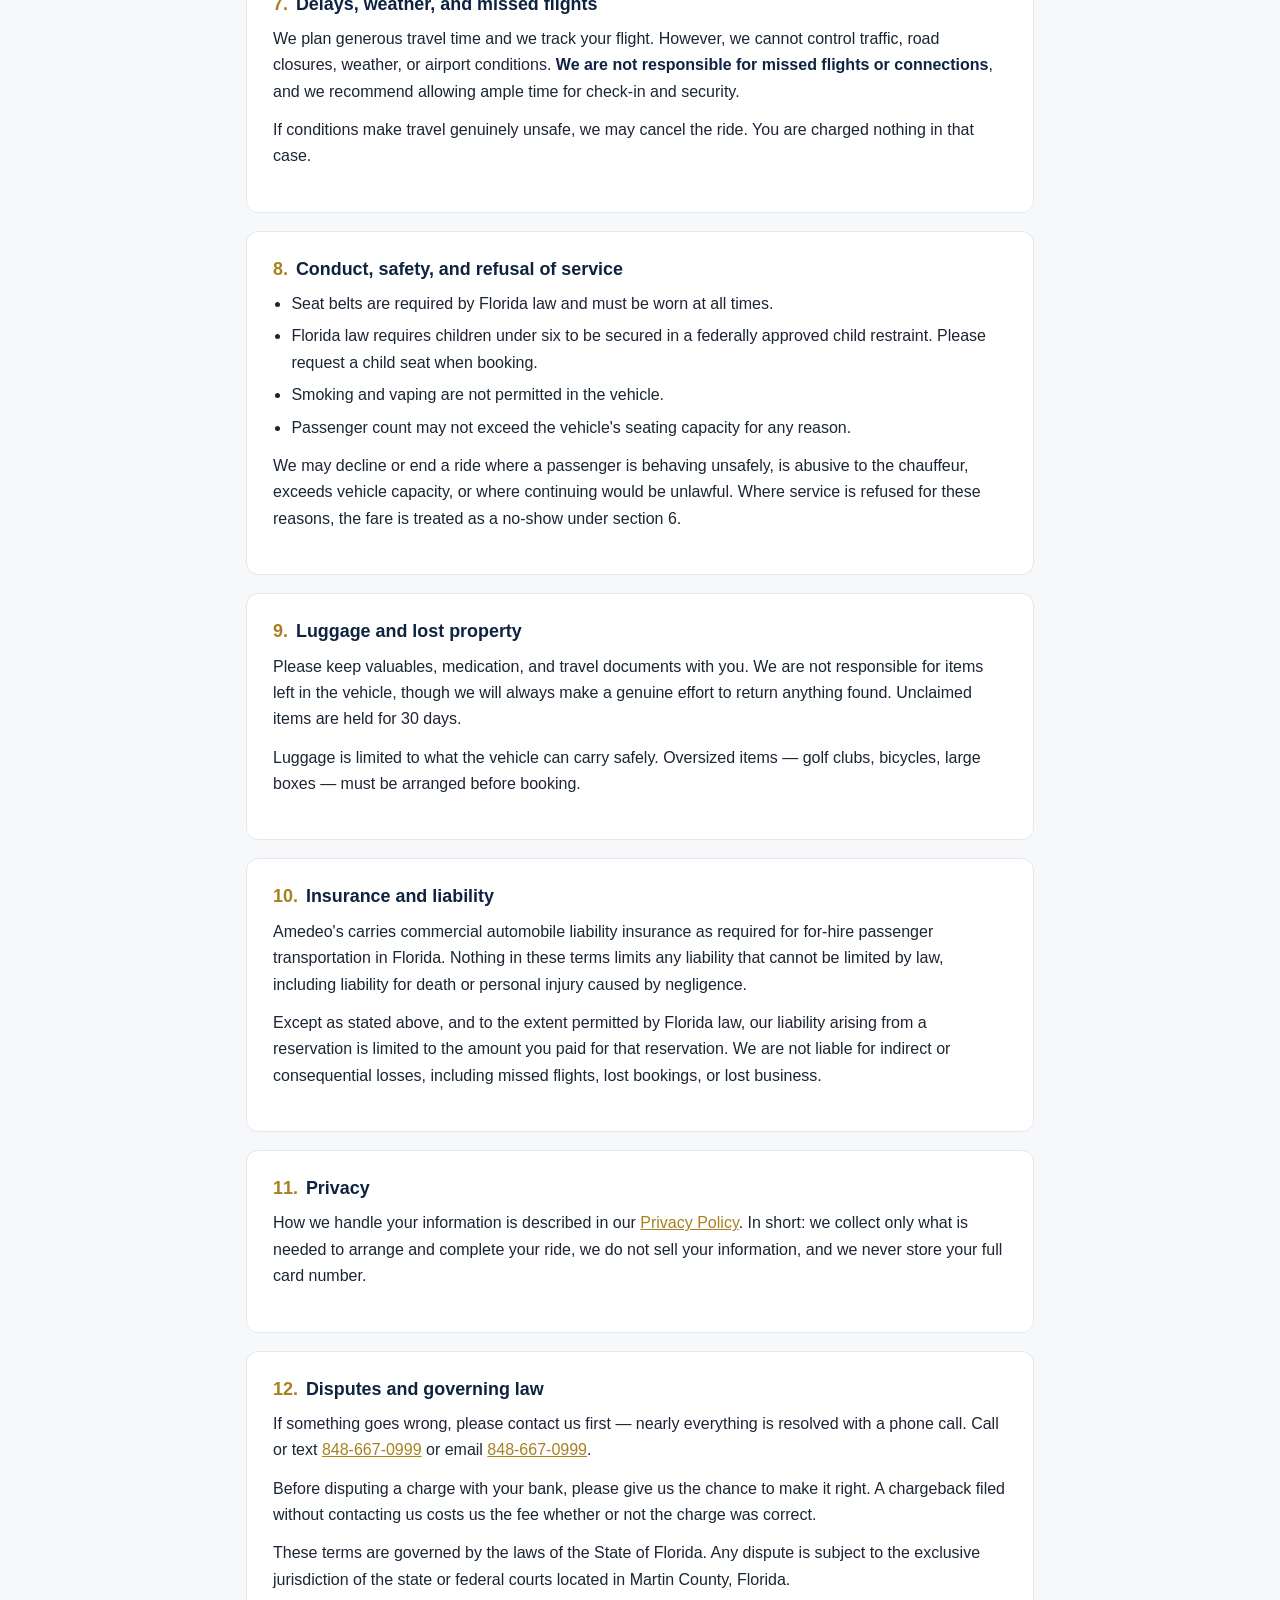
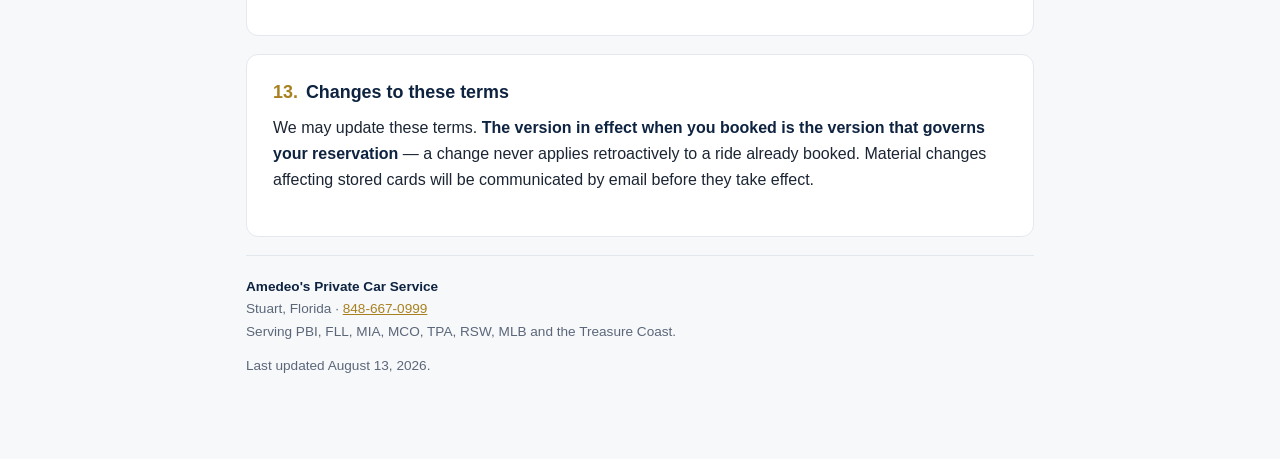
<file: terms.html>
<!DOCTYPE html>
<html lang="en">
<head>
<meta charset="UTF-8" />
<meta name="viewport" content="width=device-width, initial-scale=1.0" />
<title>Terms of Service — Amedeo's Private Car Service</title>
<meta name="description" content="Terms of service, payment authorization, and cancellation policy for Amedeo's Private Car Service, Stuart, Florida." />
<meta name="robots" content="index, follow" />
<style>
  :root{
    --navy:#0e2340; --navy-2:#16335c; --gold:#a8801f; --gold-2:#c4a253;
    --ink:#1b2533; --muted:#5b6779; --line:#e3e8ef; --bg:#f7f8fa;
  }
  *{box-sizing:border-box}
  body{margin:0;background:var(--bg);color:var(--ink);
       font-family:-apple-system,BlinkMacSystemFont,"Segoe UI",Roboto,Helvetica,Arial,sans-serif;
       line-height:1.65;-webkit-font-smoothing:antialiased}
  header{background:var(--navy);padding:34px 22px}
  header .in{max-width:52rem;margin:0 auto}
  header .brand{color:#fff;font-weight:800;font-size:1.15rem;letter-spacing:-.01em}
  header .brand small{display:block;color:var(--gold-2);font-size:.68rem;letter-spacing:.16em;
                      text-transform:uppercase;font-weight:700;margin-top:5px}
  header h1{color:#fff;font-size:clamp(1.6rem,4vw,2.2rem);margin:18px 0 6px;font-weight:700;line-height:1.2}
  header .eff{color:#9fb0c9;font-size:.82rem}
  main{max-width:52rem;margin:0 auto;padding:34px 22px 70px}
  .card{background:#fff;border:1px solid var(--line);border-radius:12px;padding:26px 26px 30px;margin-bottom:18px}
  h2{font-size:1.12rem;margin:0 0 10px;color:var(--navy);line-height:1.3}
  h2 .n{color:var(--gold);font-weight:700;margin-right:.5rem;font-variant-numeric:tabular-nums}
  h3{font-size:.95rem;margin:18px 0 6px;color:var(--navy-2)}
  p{margin:0 0 12px}
  ul{margin:0 0 12px;padding-left:1.15rem}
  li{margin-bottom:6px}
  strong{color:var(--navy)}
  a{color:var(--gold)}
  .callout{background:#fbf8f0;border-left:3px solid var(--gold);padding:14px 18px;margin:14px 0;border-radius:0 6px 6px 0}
  .callout p:last-child{margin-bottom:0}
  table{width:100%;border-collapse:collapse;margin:12px 0;font-size:.93rem}
  th{text-align:left;font-size:.7rem;letter-spacing:.1em;text-transform:uppercase;color:var(--muted);
     padding:9px 10px;border-bottom:1px solid var(--line);font-weight:700}
  td{padding:9px 10px;border-bottom:1px solid #f0f3f7;vertical-align:top}
  td.amt{text-align:right;white-space:nowrap;font-variant-numeric:tabular-nums;font-weight:600}
  .wrap-x{overflow-x:auto}
  footer{border-top:1px solid var(--line);padding-top:20px;color:var(--muted);font-size:.85rem}
  .back{display:inline-block;margin-bottom:20px;color:var(--navy-2);text-decoration:none;font-weight:600;font-size:.9rem}
  .back:hover{color:var(--gold)}
</style>
  <link rel="canonical" href="https://allfloridaairportscarservice.com/terms.html" />
  <script type="application/ld+json">
{
  "@context": "https://schema.org",
  "@type": "Organization",
  "@id": "https://allfloridaairportscarservice.com/#organization",
  "name": "Amedeo's Private Car Service",
  "url": "https://allfloridaairportscarservice.com/",
  "telephone": "+1-848-667-0999"
}
  </script>
  <script type="application/ld+json">
{
  "@context": "https://schema.org",
  "@type": "BreadcrumbList",
  "itemListElement": [
    { "@type": "ListItem", "position": 1, "name": "Home", "item": "https://allfloridaairportscarservice.com/" },
    { "@type": "ListItem", "position": 2, "name": "Terms of Service", "item": "https://allfloridaairportscarservice.com/terms.html" }
  ]
}
  </script>
</head>
<body>

<header>
  <div class="in">
    <div class="brand">Amedeo's<small>Private Car Service</small></div>
    <h1>Terms of Service</h1>
    <div class="eff">Effective August 13, 2026 &middot; Stuart, Florida</div>
  </div>
</header>

<main>
  <a class="back" href="/">&larr; Back to Amedeo's</a>

  <div class="card">
    <p>These terms apply to every reservation made with Amedeo's Private Car Service ("Amedeo's," "we," "us"), operating from Stuart, Florida. By booking a ride you agree to them. Please read the payment and cancellation sections carefully — they explain exactly when your card is charged.</p>
    <p>Questions about anything here? Call or text <a href="tel:+18486670999">848-667-0999</a>.</p>
  </div>

  <div class="card">
    <h2><span class="n">1.</span>Our service</h2>
    <p>We provide private, pre-arranged ground transportation by chauffeured vehicle. Service is by reservation only — we are not a taxi and do not accept street hails. All rides are private: your vehicle is not shared with other parties.</p>
    <p>Reservations are for one vehicle. The vehicle seats up to four passengers with standard luggage. If your party or luggage exceeds that capacity, tell us before booking so we can confirm we can carry you safely.</p>
  </div>

  <div class="card">
    <h2><span class="n">2.</span>Rates and what is included</h2>
    <p>Airport rates are <strong>flat rates per vehicle, one way</strong> — not per person. The rate quoted when you book is the rate you pay, regardless of traffic or the route taken.</p>
    <p><strong>Included in the flat rate:</strong> the vehicle, your chauffeur, and fuel. Nothing else is built into the price.</p>
    <p><strong>Gratuity is optional and never included in the rate.</strong> When you book you are offered a gratuity of 15%, 18%, 20%, 22.5%, 25% or 30%, or you may enter your own amount or decline entirely. Whatever you choose is shown as its own line before you confirm, and is added to the fare to give the total you are charged. You may also add a gratuity after your ride.</p>
    <p><strong>Billed separately, at cost, after the ride:</strong> tolls and airport parking. Florida Turnpike tolls on the Orlando and Miami routes are significant and are passed through exactly as incurred, with no markup.</p>
  </div>

  <div class="card">
    <h2><span class="n">3.</span>Payment authorization and when your card is charged</h2>

    <div class="callout">
      <p><strong>Your card is charged in full when you book.</strong> The total shown before you confirm — the flat rate plus any gratuity you chose — is taken immediately, and your ride is reserved at that moment. If you cancel more than 24 hours before pickup, you are refunded in full.</p>
    </div>

    <p>When you book, you provide a payment card and authorize us to store it and charge it as described here. The card is stored securely by our payment processor, Authorize.net. <strong>We never see, handle, or store your full card number</strong> — we hold only a reference token that lets us charge that card and nothing else.</p>

    <h3>What you are authorizing</h3>
    <ul>
      <li><strong>The total shown at checkout</strong> — the flat rate plus any gratuity you selected — charged at the moment you confirm the booking.</li>
      <li><strong>Additional charges after your ride</strong> for wait time, tolls, airport parking, extra stops, or cleaning, as described in sections 4 and 5. These are itemized and receipted.</li>
      <li><strong>Cancellation charges</strong>, if you cancel inside the windows described in section 6.</li>
    </ul>

    <p>You will receive an emailed receipt for every charge. Your authorization remains in effect for this reservation and any additional charges arising from it. To remove a stored card, or to ask any question about a charge, call or text <a href="tel:+18486670999">848-667-0999</a>.</p>

    <p>If your card is declined, the booking is not created and the time is released for someone else. Nothing is charged and no reservation exists — try another card, or call us and we will arrange it.</p>
  </div>

  <div class="card">
    <h2><span class="n">4.</span>Wait time</h2>
    <p>We track your flight. Wait time on arrivals is measured from your <strong>actual</strong> landing time, not your scheduled one, so a delayed flight does not cost you anything.</p>
    <div class="wrap-x">
      <table>
        <thead><tr><th>Situation</th><th>Included free</th><th class="amt">After that</th></tr></thead>
        <tbody>
          <tr><td>Airport arrival — meeting you at baggage claim</td><td>45 minutes from landing</td><td class="amt">$1.25/min</td></tr>
          <tr><td>Departure or local pickup — curbside</td><td>15 minutes</td><td class="amt">$1.25/min</td></tr>
        </tbody>
      </table>
    </div>
    <p>If we cannot reach you and you have not made contact within 45 minutes of the scheduled pickup, the reservation is treated as a no-show under section 6.</p>
  </div>

  <div class="card">
    <h2><span class="n">5.</span>Additional charges</h2>
    <div class="wrap-x">
      <table>
        <thead><tr><th>Item</th><th>When it applies</th><th class="amt">Amount</th></tr></thead>
        <tbody>
          <tr><td>Tolls and airport parking</td><td>As incurred on your trip</td><td class="amt">At cost</td></tr>
          <tr><td>Additional stop</td><td>Any stop beyond pickup and destination</td><td class="amt">$20</td></tr>
          <tr><td>Child seat</td><td>Requested at booking</td><td class="amt">$15</td></tr>
          <tr><td>Wait time</td><td>Beyond the free periods in section 4</td><td class="amt">$1.25/min</td></tr>
          <tr><td>Cleaning</td><td>Only if the vehicle must be taken out of service</td><td class="amt">$200</td></tr>
        </tbody>
      </table>
    </div>
    <p>Additional charges are applied to the card on file after your ride and receipted by email.</p>
  </div>

  <div class="card">
    <h2><span class="n">6.</span>Cancellation and no-show policy</h2>
    <div class="wrap-x">
      <table>
        <thead><tr><th>When you cancel</th><th>What you pay</th><th class="amt">Charge</th></tr></thead>
        <tbody>
          <tr><td>More than 24 hours before pickup</td><td>Full refund of everything you paid, gratuity included.</td><td class="amt">$0 kept</td></tr>
          <tr><td>Between 24 and 4 hours before pickup</td><td>Half the fare is kept; the remainder is refunded.</td><td class="amt">50% kept</td></tr>
          <tr><td>Less than 4 hours before, or no-show</td><td>The full fare is kept. No refund.</td><td class="amt">100% kept</td></tr>
        </tbody>
      </table>
    </div>
    <p>A no-show means the chauffeur arrived at the agreed place and time and could not reach you within 45 minutes. Because we operate a single vehicle, a late cancellation means the time cannot be resold — that is the reason for this policy.</p>
    <p>Cancel any time using the link in your confirmation email, or by calling or texting <a href="tel:+18486670999">848-667-0999</a>.</p>
    <p><strong>If we cancel</strong> for any reason other than your conduct, you are refunded in full, gratuity included.</p>
  </div>

  <div class="card">
    <h2><span class="n">7.</span>Delays, weather, and missed flights</h2>
    <p>We plan generous travel time and we track your flight. However, we cannot control traffic, road closures, weather, or airport conditions. <strong>We are not responsible for missed flights or connections</strong>, and we recommend allowing ample time for check-in and security.</p>
    <p>If conditions make travel genuinely unsafe, we may cancel the ride. You are charged nothing in that case.</p>
  </div>

  <div class="card">
    <h2><span class="n">8.</span>Conduct, safety, and refusal of service</h2>
    <ul>
      <li>Seat belts are required by Florida law and must be worn at all times.</li>
      <li>Florida law requires children under six to be secured in a federally approved child restraint. Please request a child seat when booking.</li>
      <li>Smoking and vaping are not permitted in the vehicle.</li>
      <li>Passenger count may not exceed the vehicle's seating capacity for any reason.</li>
    </ul>
    <p>We may decline or end a ride where a passenger is behaving unsafely, is abusive to the chauffeur, exceeds vehicle capacity, or where continuing would be unlawful. Where service is refused for these reasons, the fare is treated as a no-show under section 6.</p>
  </div>

  <div class="card">
    <h2><span class="n">9.</span>Luggage and lost property</h2>
    <p>Please keep valuables, medication, and travel documents with you. We are not responsible for items left in the vehicle, though we will always make a genuine effort to return anything found. Unclaimed items are held for 30 days.</p>
    <p>Luggage is limited to what the vehicle can carry safely. Oversized items — golf clubs, bicycles, large boxes — must be arranged before booking.</p>
  </div>

  <div class="card">
    <h2><span class="n">10.</span>Insurance and liability</h2>
    <p>Amedeo's carries commercial automobile liability insurance as required for for-hire passenger transportation in Florida. Nothing in these terms limits any liability that cannot be limited by law, including liability for death or personal injury caused by negligence.</p>
    <p>Except as stated above, and to the extent permitted by Florida law, our liability arising from a reservation is limited to the amount you paid for that reservation. We are not liable for indirect or consequential losses, including missed flights, lost bookings, or lost business.</p>
  </div>

  <div class="card">
    <h2><span class="n">11.</span>Privacy</h2>
    <p>How we handle your information is described in our <a href="/privacy.html">Privacy Policy</a>. In short: we collect only what is needed to arrange and complete your ride, we do not sell your information, and we never store your full card number.</p>
  </div>

  <div class="card">
    <h2><span class="n">12.</span>Disputes and governing law</h2>
    <p>If something goes wrong, please contact us first — nearly everything is resolved with a phone call. Call or text <a href="tel:+18486670999">848-667-0999</a> or email <a href="tel:+18486670999">848-667-0999</a>.</p>
    <p>Before disputing a charge with your bank, please give us the chance to make it right. A chargeback filed without contacting us costs us the fee whether or not the charge was correct.</p>
    <p>These terms are governed by the laws of the State of Florida. Any dispute is subject to the exclusive jurisdiction of the state or federal courts located in Martin County, Florida.</p>
  </div>

  <div class="card">
    <h2><span class="n">13.</span>Changes to these terms</h2>
    <p>We may update these terms. <strong>The version in effect when you booked is the version that governs your reservation</strong> — a change never applies retroactively to a ride already booked. Material changes affecting stored cards will be communicated by email before they take effect.</p>
  </div>

  <footer>
    <p><strong>Amedeo's Private Car Service</strong><br/>
    Stuart, Florida &middot; <a href="tel:+18486670999">848-667-0999</a><br/>
    Serving PBI, FLL, MIA, MCO, TPA, RSW, MLB and the Treasure Coast.</p>
    <p>Last updated August 13, 2026.</p>
  </footer>
</main>

</body>
</html>
</file>
